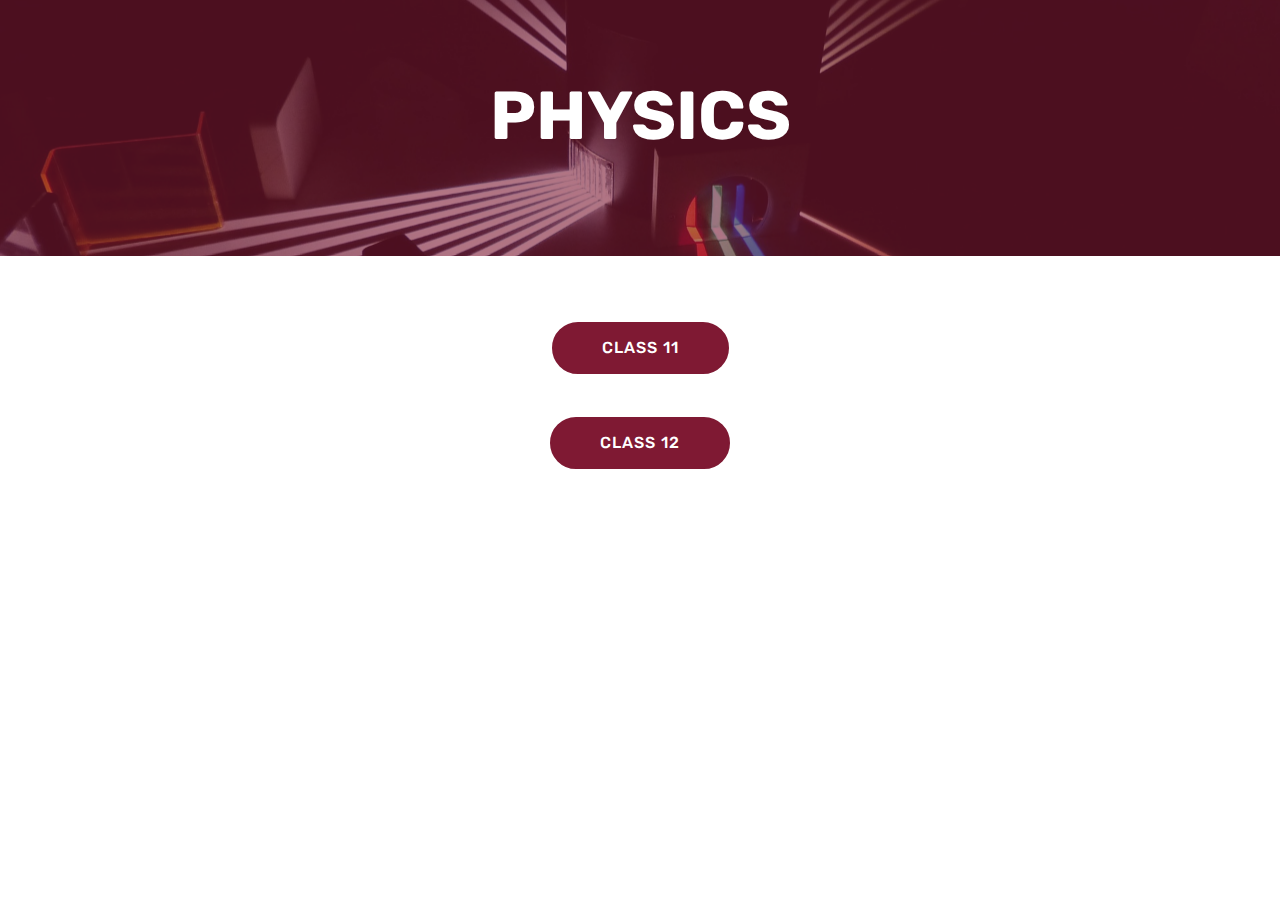
<file: index.html>
<!DOCTYPE html>
<html  >
<head>
  <!-- Site made with Mobirise Website Builder v4.12.3, https://mobirise.com -->
  <meta charset="UTF-8">
  <meta http-equiv="X-UA-Compatible" content="IE=edge">
  <meta name="generator" content="Mobirise v4.12.3, mobirise.com">
  <meta name="viewport" content="width=device-width, initial-scale=1, minimum-scale=1">
  <link rel="shortcut icon" href="assets/images/logo4.png" type="image/x-icon">
  <meta name="description" content="">
  
  
  <title>Home</title>
  <link rel="stylesheet" href="assets/web/assets/mobirise-icons/mobirise-icons.css">
  <link rel="stylesheet" href="assets/bootstrap/css/bootstrap.min.css">
  <link rel="stylesheet" href="assets/bootstrap/css/bootstrap-grid.min.css">
  <link rel="stylesheet" href="assets/bootstrap/css/bootstrap-reboot.min.css">
  <link rel="stylesheet" href="assets/tether/tether.min.css">
  <link rel="stylesheet" href="assets/theme/css/style.css">
  <link rel="preload" as="style" href="assets/mobirise/css/mbr-additional.css"><link rel="stylesheet" href="assets/mobirise/css/mbr-additional.css" type="text/css">
  
  
  
</head>
<body>
  <section class="header1 cid-rYubHIyExu mbr-parallax-background" id="header1-0">

    

    <div class="mbr-overlay" style="opacity: 0.6; background-color: rgb(127, 25, 51);">
    </div>

    <div class="container">
        <div class="row justify-content-md-center">
            <div class="mbr-white col-md-10">
                <h1 class="mbr-section-title align-center mbr-bold pb-3 mbr-fonts-style display-1">
                    PHYSICS</h1>
                
                
                
            </div>
        </div>
    </div>

</section>

<section class="engine"><a href="https://mobirise.info/o">portfolio site templates</a></section><section class="mbr-section content8 cid-rYudwEFuEg" id="content8-4">

    

    <div class="container">
        <div class="media-container-row title">
            <div class="col-12 col-md-8">
                <div class="mbr-section-btn align-center"><a class="btn btn-secondary display-4" href="page1.html">CLASS 11</a></div>
            </div>
        </div>
    </div>
</section>

<section class="mbr-section content8 cid-rYudx1dMli" id="content8-5">

    

    <div class="container">
        <div class="media-container-row title">
            <div class="col-12 col-md-8">
                <div class="mbr-section-btn align-center"><a class="btn btn-secondary display-4" href="page2.html">CLASS 12</a></div>
            </div>
        </div>
    </div>
</section>


  <script src="assets/web/assets/jquery/jquery.min.js"></script>
  <script src="assets/popper/popper.min.js"></script>
  <script src="assets/bootstrap/js/bootstrap.min.js"></script>
  <script src="assets/tether/tether.min.js"></script>
  <script src="assets/smoothscroll/smooth-scroll.js"></script>
  <script src="assets/parallax/jarallax.min.js"></script>
  <script src="assets/theme/js/script.js"></script>
  
  
</body>
</html>
</file>
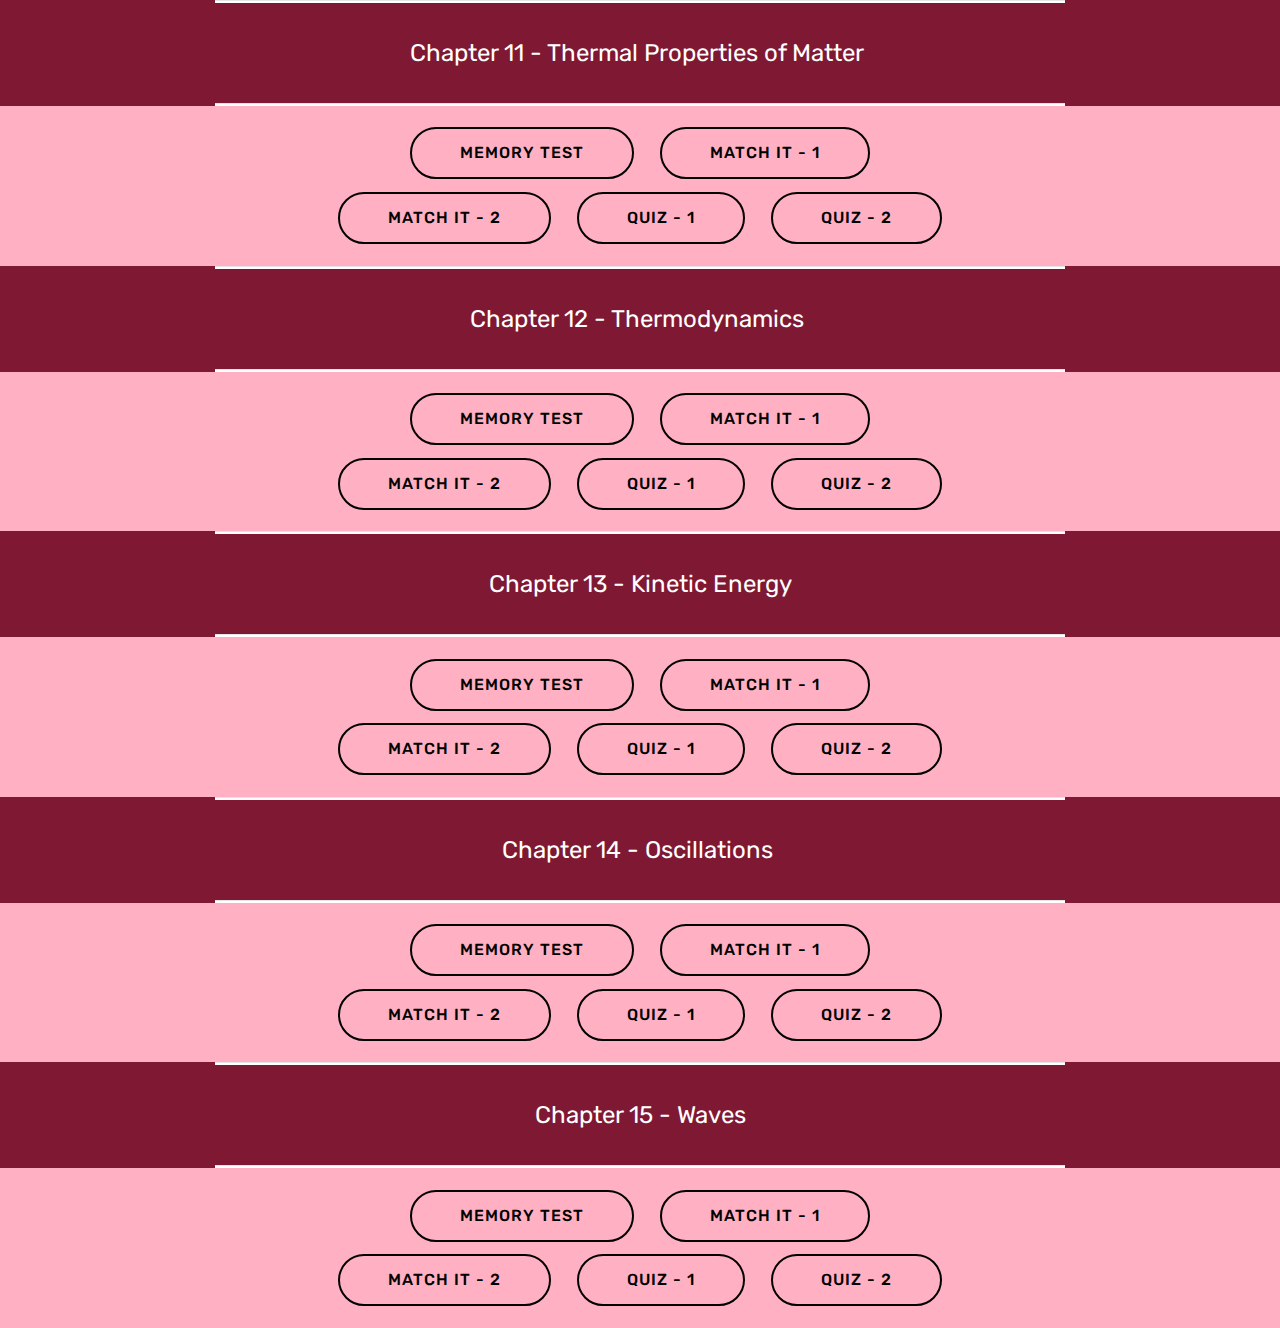
<file: page1.html>
<!DOCTYPE html>
<html  >
<head>
  <!-- Site made with Mobirise Website Builder v4.12.3, https://mobirise.com -->
  <meta charset="UTF-8">
  <meta http-equiv="X-UA-Compatible" content="IE=edge">
  <meta name="generator" content="Mobirise v4.12.3, mobirise.com">
  <meta name="viewport" content="width=device-width, initial-scale=1, minimum-scale=1">
  <link rel="shortcut icon" href="assets/images/logo4.png" type="image/x-icon">
  <meta name="description" content="Web Creator Description">
  
  
  <title>Class11</title>
  <link rel="stylesheet" href="assets/bootstrap/css/bootstrap.min.css">
  <link rel="stylesheet" href="assets/bootstrap/css/bootstrap-grid.min.css">
  <link rel="stylesheet" href="assets/bootstrap/css/bootstrap-reboot.min.css">
  <link rel="stylesheet" href="assets/tether/tether.min.css">
  <link rel="stylesheet" href="assets/theme/css/style.css">
  <link rel="preload" as="style" href="assets/mobirise/css/mbr-additional.css"><link rel="stylesheet" href="assets/mobirise/css/mbr-additional.css" type="text/css">
  
  
  
</head>
<body>
  <section class="mbr-section article content10 cid-rYucvmnH5X" id="content10-3">
    
     

    <div class="container">
        <div class="inner-container" style="width: 90%;">
            <hr class="line" style="width: 85%;">
            <div class="section-text align-center mbr-white mbr-fonts-style display-5">
                    Chapter 11 - Thermal Properties of Matter&nbsp;</div>
            <hr class="line" style="width: 85%;">
        </div>
    </div>
</section>

<section class="engine"><a href="https://mobirise.info/a">online website builder</a></section><section class="mbr-section content8 cid-rYucuFtvAq" id="content8-2">

    

    <div class="container">
        <div class="media-container-row title">
            <div class="col-12 col-md-8">
                <div class="mbr-section-btn align-center"><a class="btn btn-black-outline display-4" href="https://mobirise.co">MEMORY TEST</a> <a class="btn btn-black-outline display-4" href="https://mobirise.co">MATCH IT - 1</a> <a class="btn btn-black-outline display-4" href="https://mobirise.co">MATCH IT - 2</a> <a class="btn btn-black-outline display-4" href="https://mobirise.co">QUIZ - 1</a> <a class="btn btn-black-outline display-4" href="https://mobirise.co">QUIZ - 2</a></div>
            </div>
        </div>
    </div>
</section>

<section class="mbr-section article content10 cid-rYudIP4nYe" id="content10-6">
    
     

    <div class="container">
        <div class="inner-container" style="width: 90%;">
            <hr class="line" style="width: 85%;">
            <div class="section-text align-center mbr-white mbr-fonts-style display-5">
                    Chapter 12 - Thermodynamics&nbsp;</div>
            <hr class="line" style="width: 85%;">
        </div>
    </div>
</section>

<section class="mbr-section content8 cid-rYudJkJy4z" id="content8-7">

    

    <div class="container">
        <div class="media-container-row title">
            <div class="col-12 col-md-8">
                <div class="mbr-section-btn align-center"><a class="btn btn-black-outline display-4" href="https://mobirise.co">MEMORY TEST</a> <a class="btn btn-black-outline display-4" href="https://mobirise.co">MATCH IT - 1</a> <a class="btn btn-black-outline display-4" href="https://mobirise.co">MATCH IT - 2</a> <a class="btn btn-black-outline display-4" href="https://mobirise.co">QUIZ - 1</a> <a class="btn btn-black-outline display-4" href="https://mobirise.co">QUIZ - 2</a></div>
            </div>
        </div>
    </div>
</section>

<section class="mbr-section article content10 cid-rYue8a8qjJ" id="content10-8">
    
     

    <div class="container">
        <div class="inner-container" style="width: 90%;">
            <hr class="line" style="width: 85%;">
            <div class="section-text align-center mbr-white mbr-fonts-style display-5">
                    Chapter 13 - Kinetic Energy</div>
            <hr class="line" style="width: 85%;">
        </div>
    </div>
</section>

<section class="mbr-section content8 cid-rYue8uR0Tk" id="content8-9">

    

    <div class="container">
        <div class="media-container-row title">
            <div class="col-12 col-md-8">
                <div class="mbr-section-btn align-center"><a class="btn btn-black-outline display-4" href="https://mobirise.co">MEMORY TEST</a> <a class="btn btn-black-outline display-4" href="https://mobirise.co">MATCH IT - 1</a> <a class="btn btn-black-outline display-4" href="https://mobirise.co">MATCH IT - 2</a> <a class="btn btn-black-outline display-4" href="https://mobirise.co">QUIZ - 1</a> <a class="btn btn-black-outline display-4" href="https://mobirise.co">QUIZ - 2</a></div>
            </div>
        </div>
    </div>
</section>

<section class="mbr-section article content10 cid-rYue8Sz8vG" id="content10-a">
    
     

    <div class="container">
        <div class="inner-container" style="width: 90%;">
            <hr class="line" style="width: 85%;">
            <div class="section-text align-center mbr-white mbr-fonts-style display-5">
                    Chapter 14 - Oscillations&nbsp;</div>
            <hr class="line" style="width: 85%;">
        </div>
    </div>
</section>

<section class="mbr-section content8 cid-rYue9bn8UJ" id="content8-b">

    

    <div class="container">
        <div class="media-container-row title">
            <div class="col-12 col-md-8">
                <div class="mbr-section-btn align-center"><a class="btn btn-black-outline display-4" href="https://mobirise.co">MEMORY TEST</a> <a class="btn btn-black-outline display-4" href="https://mobirise.co">MATCH IT - 1</a> <a class="btn btn-black-outline display-4" href="https://mobirise.co">MATCH IT - 2</a> <a class="btn btn-black-outline display-4" href="https://mobirise.co">QUIZ - 1</a> <a class="btn btn-black-outline display-4" href="https://mobirise.co">QUIZ - 2</a></div>
            </div>
        </div>
    </div>
</section>

<section class="mbr-section article content10 cid-rYueglQvfk" id="content10-c">
    
     

    <div class="container">
        <div class="inner-container" style="width: 90%;">
            <hr class="line" style="width: 85%;">
            <div class="section-text align-center mbr-white mbr-fonts-style display-5">
                    Chapter 15 - Waves</div>
            <hr class="line" style="width: 85%;">
        </div>
    </div>
</section>

<section class="mbr-section content8 cid-rYuegBTWDM" id="content8-d">

    

    <div class="container">
        <div class="media-container-row title">
            <div class="col-12 col-md-8">
                <div class="mbr-section-btn align-center"><a class="btn btn-black-outline display-4" href="https://mobirise.co">MEMORY TEST</a> <a class="btn btn-black-outline display-4" href="https://mobirise.co">MATCH IT - 1</a> <a class="btn btn-black-outline display-4" href="https://mobirise.co">MATCH IT - 2</a> <a class="btn btn-black-outline display-4" href="https://mobirise.co">QUIZ - 1</a> <a class="btn btn-black-outline display-4" href="https://mobirise.co">QUIZ - 2</a></div>
            </div>
        </div>
    </div>
</section>


  <script src="assets/web/assets/jquery/jquery.min.js"></script>
  <script src="assets/popper/popper.min.js"></script>
  <script src="assets/bootstrap/js/bootstrap.min.js"></script>
  <script src="assets/tether/tether.min.js"></script>
  <script src="assets/smoothscroll/smooth-scroll.js"></script>
  <script src="assets/theme/js/script.js"></script>
  
  
</body>
</html>
</file>
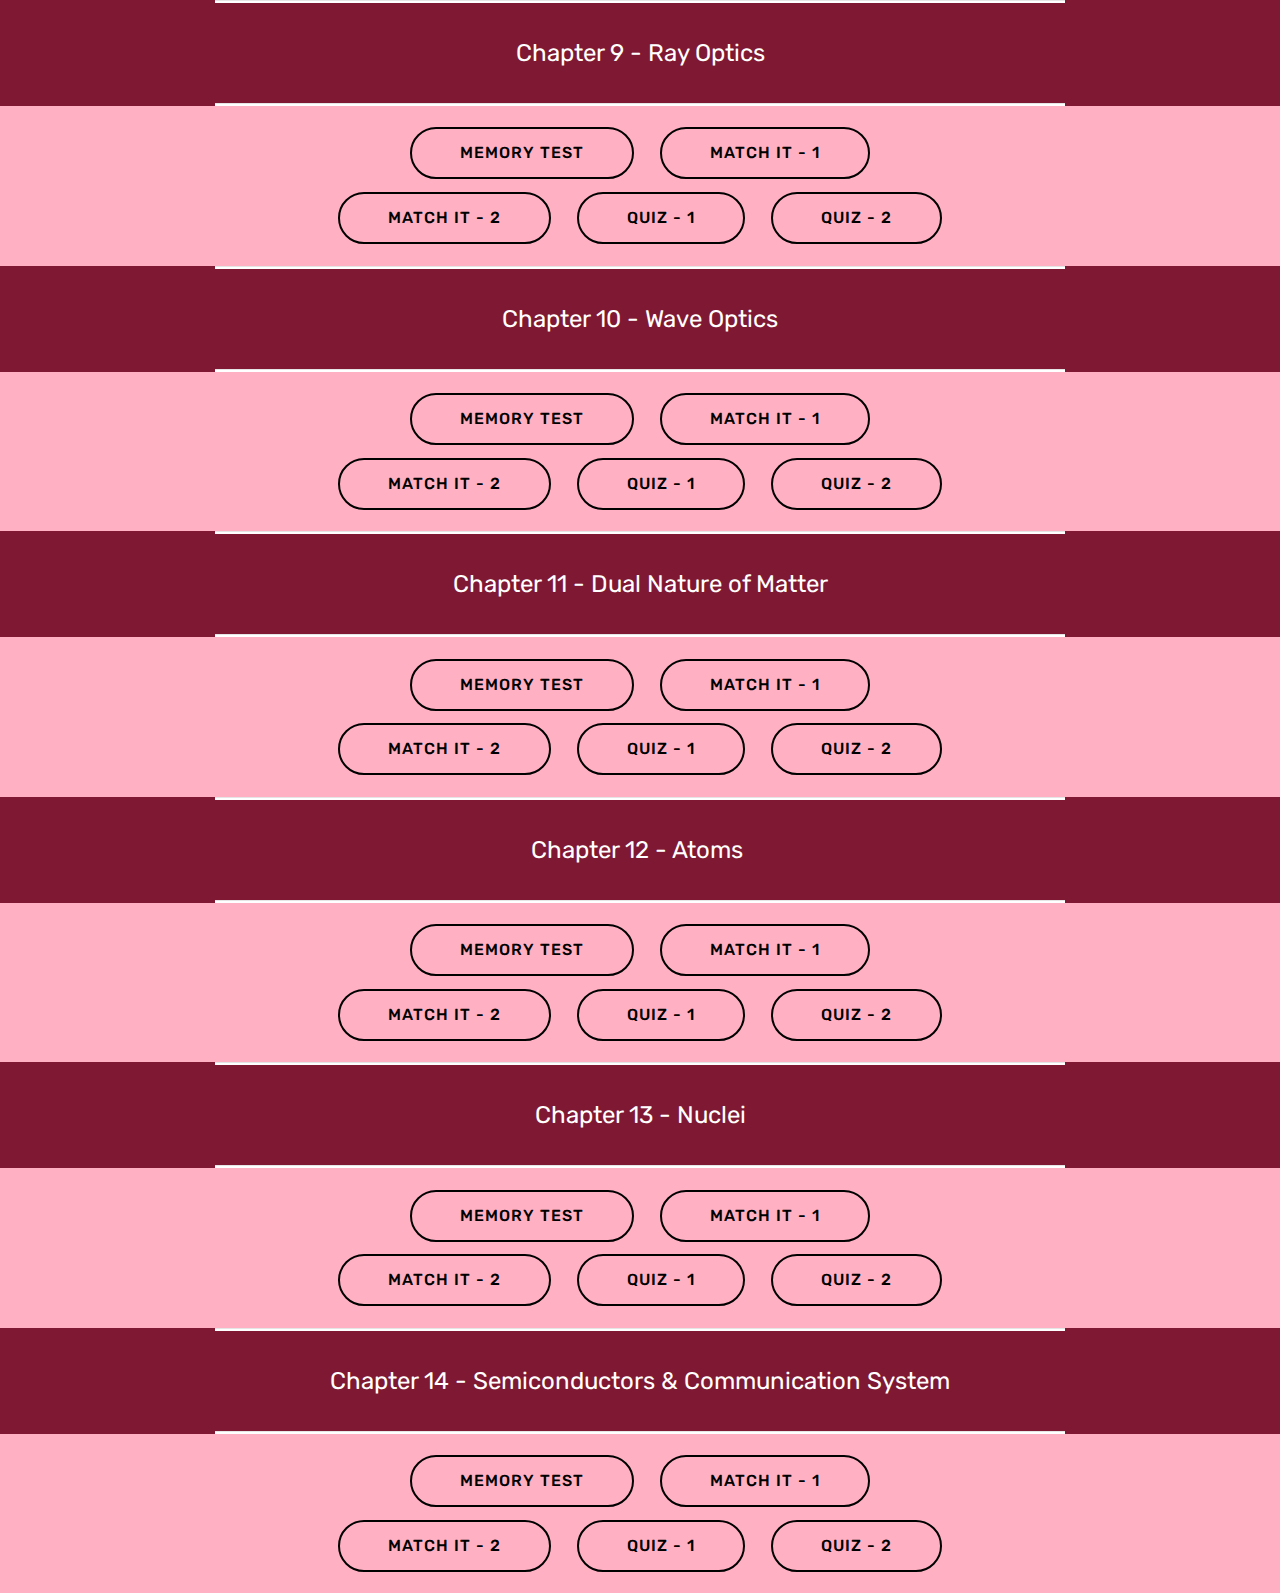
<file: page2.html>
<!DOCTYPE html>
<html  >
<head>
  <!-- Site made with Mobirise Website Builder v4.12.3, https://mobirise.com -->
  <meta charset="UTF-8">
  <meta http-equiv="X-UA-Compatible" content="IE=edge">
  <meta name="generator" content="Mobirise v4.12.3, mobirise.com">
  <meta name="viewport" content="width=device-width, initial-scale=1, minimum-scale=1">
  <link rel="shortcut icon" href="assets/images/logo4.png" type="image/x-icon">
  <meta name="description" content="Web Creator Description">
  
  
  <title>Class12</title>
  <link rel="stylesheet" href="assets/bootstrap/css/bootstrap.min.css">
  <link rel="stylesheet" href="assets/bootstrap/css/bootstrap-grid.min.css">
  <link rel="stylesheet" href="assets/bootstrap/css/bootstrap-reboot.min.css">
  <link rel="stylesheet" href="assets/tether/tether.min.css">
  <link rel="stylesheet" href="assets/theme/css/style.css">
  <link rel="preload" as="style" href="assets/mobirise/css/mbr-additional.css"><link rel="stylesheet" href="assets/mobirise/css/mbr-additional.css" type="text/css">
  
  
  
</head>
<body>
  <section class="mbr-section article content10 cid-rYuel8Icj2" id="content10-e">
    
     

    <div class="container">
        <div class="inner-container" style="width: 90%;">
            <hr class="line" style="width: 85%;">
            <div class="section-text align-center mbr-white mbr-fonts-style display-5">
                    Chapter 9 - Ray Optics</div>
            <hr class="line" style="width: 85%;">
        </div>
    </div>
</section>

<section class="engine"><a href="https://mobirise.info/q">responsive website templates</a></section><section class="mbr-section content8 cid-rYuel9rVDy" id="content8-f">

    

    <div class="container">
        <div class="media-container-row title">
            <div class="col-12 col-md-8">
                <div class="mbr-section-btn align-center"><a class="btn btn-black-outline display-4" href="https://mobirise.co">MEMORY TEST</a> <a class="btn btn-black-outline display-4" href="https://mobirise.co">MATCH IT - 1</a> <a class="btn btn-black-outline display-4" href="https://mobirise.co">MATCH IT - 2</a> <a class="btn btn-black-outline display-4" href="https://mobirise.co">QUIZ - 1</a> <a class="btn btn-black-outline display-4" href="https://mobirise.co">QUIZ - 2</a></div>
            </div>
        </div>
    </div>
</section>

<section class="mbr-section article content10 cid-rYuelagPN8" id="content10-g">
    
     

    <div class="container">
        <div class="inner-container" style="width: 90%;">
            <hr class="line" style="width: 85%;">
            <div class="section-text align-center mbr-white mbr-fonts-style display-5">
                    Chapter 10 - Wave Optics</div>
            <hr class="line" style="width: 85%;">
        </div>
    </div>
</section>

<section class="mbr-section content8 cid-rYuelb6Nzy" id="content8-h">

    

    <div class="container">
        <div class="media-container-row title">
            <div class="col-12 col-md-8">
                <div class="mbr-section-btn align-center"><a class="btn btn-black-outline display-4" href="https://mobirise.co">MEMORY TEST</a> <a class="btn btn-black-outline display-4" href="https://mobirise.co">MATCH IT - 1</a> <a class="btn btn-black-outline display-4" href="https://mobirise.co">MATCH IT - 2</a> <a class="btn btn-black-outline display-4" href="https://mobirise.co">QUIZ - 1</a> <a class="btn btn-black-outline display-4" href="https://mobirise.co">QUIZ - 2</a></div>
            </div>
        </div>
    </div>
</section>

<section class="mbr-section article content10 cid-rYuelbU7hE" id="content10-i">
    
     

    <div class="container">
        <div class="inner-container" style="width: 90%;">
            <hr class="line" style="width: 85%;">
            <div class="section-text align-center mbr-white mbr-fonts-style display-5">
                    Chapter 11 - Dual Nature of Matter</div>
            <hr class="line" style="width: 85%;">
        </div>
    </div>
</section>

<section class="mbr-section content8 cid-rYuelcJ03D" id="content8-j">

    

    <div class="container">
        <div class="media-container-row title">
            <div class="col-12 col-md-8">
                <div class="mbr-section-btn align-center"><a class="btn btn-black-outline display-4" href="https://mobirise.co">MEMORY TEST</a> <a class="btn btn-black-outline display-4" href="https://mobirise.co">MATCH IT - 1</a> <a class="btn btn-black-outline display-4" href="https://mobirise.co">MATCH IT - 2</a> <a class="btn btn-black-outline display-4" href="https://mobirise.co">QUIZ - 1</a> <a class="btn btn-black-outline display-4" href="https://mobirise.co">QUIZ - 2</a></div>
            </div>
        </div>
    </div>
</section>

<section class="mbr-section article content10 cid-rYueldzmMs" id="content10-k">
    
     

    <div class="container">
        <div class="inner-container" style="width: 90%;">
            <hr class="line" style="width: 85%;">
            <div class="section-text align-center mbr-white mbr-fonts-style display-5">
                    Chapter 12 - Atoms&nbsp;</div>
            <hr class="line" style="width: 85%;">
        </div>
    </div>
</section>

<section class="mbr-section content8 cid-rYuelerj6r" id="content8-l">

    

    <div class="container">
        <div class="media-container-row title">
            <div class="col-12 col-md-8">
                <div class="mbr-section-btn align-center"><a class="btn btn-black-outline display-4" href="https://mobirise.co">MEMORY TEST</a> <a class="btn btn-black-outline display-4" href="https://mobirise.co">MATCH IT - 1</a> <a class="btn btn-black-outline display-4" href="https://mobirise.co">MATCH IT - 2</a> <a class="btn btn-black-outline display-4" href="https://mobirise.co">QUIZ - 1</a> <a class="btn btn-black-outline display-4" href="https://mobirise.co">QUIZ - 2</a></div>
            </div>
        </div>
    </div>
</section>

<section class="mbr-section article content10 cid-rYuelffPGT" id="content10-m">
    
     

    <div class="container">
        <div class="inner-container" style="width: 90%;">
            <hr class="line" style="width: 85%;">
            <div class="section-text align-center mbr-white mbr-fonts-style display-5">
                    Chapter 13 - Nuclei</div>
            <hr class="line" style="width: 85%;">
        </div>
    </div>
</section>

<section class="mbr-section content8 cid-rYuelg5igM" id="content8-n">

    

    <div class="container">
        <div class="media-container-row title">
            <div class="col-12 col-md-8">
                <div class="mbr-section-btn align-center"><a class="btn btn-black-outline display-4" href="https://mobirise.co">MEMORY TEST</a> <a class="btn btn-black-outline display-4" href="https://mobirise.co">MATCH IT - 1</a> <a class="btn btn-black-outline display-4" href="https://mobirise.co">MATCH IT - 2</a> <a class="btn btn-black-outline display-4" href="https://mobirise.co">QUIZ - 1</a> <a class="btn btn-black-outline display-4" href="https://mobirise.co">QUIZ - 2</a></div>
            </div>
        </div>
    </div>
</section>

<section class="mbr-section article content10 cid-rYueHWSTa5" id="content10-o">
    
     

    <div class="container">
        <div class="inner-container" style="width: 90%;">
            <hr class="line" style="width: 85%;">
            <div class="section-text align-center mbr-white mbr-fonts-style display-5">
                    Chapter 14 - Semiconductors &amp; Communication System</div>
            <hr class="line" style="width: 85%;">
        </div>
    </div>
</section>

<section class="mbr-section content8 cid-rYueIdXVnS" id="content8-p">

    

    <div class="container">
        <div class="media-container-row title">
            <div class="col-12 col-md-8">
                <div class="mbr-section-btn align-center"><a class="btn btn-black-outline display-4" href="https://mobirise.co">MEMORY TEST</a> <a class="btn btn-black-outline display-4" href="https://mobirise.co">MATCH IT - 1</a> <a class="btn btn-black-outline display-4" href="https://mobirise.co">MATCH IT - 2</a> <a class="btn btn-black-outline display-4" href="https://mobirise.co">QUIZ - 1</a> <a class="btn btn-black-outline display-4" href="https://mobirise.co">QUIZ - 2</a></div>
            </div>
        </div>
    </div>
</section>


  <script src="assets/web/assets/jquery/jquery.min.js"></script>
  <script src="assets/popper/popper.min.js"></script>
  <script src="assets/bootstrap/js/bootstrap.min.js"></script>
  <script src="assets/tether/tether.min.js"></script>
  <script src="assets/smoothscroll/smooth-scroll.js"></script>
  <script src="assets/theme/js/script.js"></script>
  
  
</body>
</html>
</file>
<file: assets/web/assets/mobirise-icons/mobirise-icons.css>
@font-face {
  font-family: 'MobiriseIcons';
  src:  url('mobirise-icons.eot?spat4u');
  src:  url('mobirise-icons.eot?spat4u#iefix') format('embedded-opentype'),
    url('mobirise-icons.ttf?spat4u') format('truetype'),
    url('mobirise-icons.woff?spat4u') format('woff'),
    url('mobirise-icons.svg?spat4u#MobiriseIcons') format('svg');
  font-weight: normal;
  font-style: normal;
  font-display: swap;
}

[class^="mbri-"], [class*=" mbri-"] {
  /* use !important to prevent issues with browser extensions that change fonts */
  font-family: MobiriseIcons !important;
  speak: none;
  font-style: normal;
  font-weight: normal;
  font-variant: normal;
  text-transform: none;
  line-height: 1;

  /* Better Font Rendering =========== */
  -webkit-font-smoothing: antialiased;
  -moz-osx-font-smoothing: grayscale;
}

.mbri-add-submenu:before {
  content: "\e900";
}
.mbri-alert:before {
  content: "\e901";
}
.mbri-align-center:before {
  content: "\e902";
}
.mbri-align-justify:before {
  content: "\e903";
}
.mbri-align-left:before {
  content: "\e904";
}
.mbri-align-right:before {
  content: "\e905";
}
.mbri-android:before {
  content: "\e906";
}
.mbri-apple:before {
  content: "\e907";
}
.mbri-arrow-down:before {
  content: "\e908";
}
.mbri-arrow-next:before {
  content: "\e909";
}
.mbri-arrow-prev:before {
  content: "\e90a";
}
.mbri-arrow-up:before {
  content: "\e90b";
}
.mbri-bold:before {
  content: "\e90c";
}
.mbri-bookmark:before {
  content: "\e90d";
}
.mbri-bootstrap:before {
  content: "\e90e";
}
.mbri-briefcase:before {
  content: "\e90f";
}
.mbri-browse:before {
  content: "\e910";
}
.mbri-bulleted-list:before {
  content: "\e911";
}
.mbri-calendar:before {
  content: "\e912";
}
.mbri-camera:before {
  content: "\e913";
}
.mbri-cart-add:before {
  content: "\e914";
}
.mbri-cart-full:before {
  content: "\e915";
}
.mbri-cash:before {
  content: "\e916";
}
.mbri-change-style:before {
  content: "\e917";
}
.mbri-chat:before {
  content: "\e918";
}
.mbri-clock:before {
  content: "\e919";
}
.mbri-close:before {
  content: "\e91a";
}
.mbri-cloud:before {
  content: "\e91b";
}
.mbri-code:before {
  content: "\e91c";
}
.mbri-contact-form:before {
  content: "\e91d";
}
.mbri-credit-card:before {
  content: "\e91e";
}
.mbri-cursor-click:before {
  content: "\e91f";
}
.mbri-cust-feedback:before {
  content: "\e920";
}
.mbri-database:before {
  content: "\e921";
}
.mbri-delivery:before {
  content: "\e922";
}
.mbri-desktop:before {
  content: "\e923";
}
.mbri-devices:before {
  content: "\e924";
}
.mbri-down:before {
  content: "\e925";
}
.mbri-download:before {
  content: "\e989";
}
.mbri-drag-n-drop:before {
  content: "\e927";
}
.mbri-drag-n-drop2:before {
  content: "\e928";
}
.mbri-edit:before {
  content: "\e929";
}
.mbri-edit2:before {
  content: "\e92a";
}
.mbri-error:before {
  content: "\e92b";
}
.mbri-extension:before {
  content: "\e92c";
}
.mbri-features:before {
  content: "\e92d";
}
.mbri-file:before {
  content: "\e92e";
}
.mbri-flag:before {
  content: "\e92f";
}
.mbri-folder:before {
  content: "\e930";
}
.mbri-gift:before {
  content: "\e931";
}
.mbri-github:before {
  content: "\e932";
}
.mbri-globe:before {
  content: "\e933";
}
.mbri-globe-2:before {
  content: "\e934";
}
.mbri-growing-chart:before {
  content: "\e935";
}
.mbri-hearth:before {
  content: "\e936";
}
.mbri-help:before {
  content: "\e937";
}
.mbri-home:before {
  content: "\e938";
}
.mbri-hot-cup:before {
  content: "\e939";
}
.mbri-idea:before {
  content: "\e93a";
}
.mbri-image-gallery:before {
  content: "\e93b";
}
.mbri-image-slider:before {
  content: "\e93c";
}
.mbri-info:before {
  content: "\e93d";
}
.mbri-italic:before {
  content: "\e93e";
}
.mbri-key:before {
  content: "\e93f";
}
.mbri-laptop:before {
  content: "\e940";
}
.mbri-layers:before {
  content: "\e941";
}
.mbri-left-right:before {
  content: "\e942";
}
.mbri-left:before {
  content: "\e943";
}
.mbri-letter:before {
  content: "\e944";
}
.mbri-like:before {
  content: "\e945";
}
.mbri-link:before {
  content: "\e946";
}
.mbri-lock:before {
  content: "\e947";
}
.mbri-login:before {
  content: "\e948";
}
.mbri-logout:before {
  content: "\e949";
}
.mbri-magic-stick:before {
  content: "\e94a";
}
.mbri-map-pin:before {
  content: "\e94b";
}
.mbri-menu:before {
  content: "\e94c";
}
.mbri-mobile:before {
  content: "\e94d";
}
.mbri-mobile2:before {
  content: "\e94e";
}
.mbri-mobirise:before {
  content: "\e94f";
}
.mbri-more-horizontal:before {
  content: "\e950";
}
.mbri-more-vertical:before {
  content: "\e951";
}
.mbri-music:before {
  content: "\e952";
}
.mbri-new-file:before {
  content: "\e953";
}
.mbri-numbered-list:before {
  content: "\e954";
}
.mbri-opened-folder:before {
  content: "\e955";
}
.mbri-pages:before {
  content: "\e956";
}
.mbri-paper-plane:before {
  content: "\e957";
}
.mbri-paperclip:before {
  content: "\e958";
}
.mbri-photo:before {
  content: "\e959";
}
.mbri-photos:before {
  content: "\e95a";
}
.mbri-pin:before {
  content: "\e95b";
}
.mbri-play:before {
  content: "\e95c";
}
.mbri-plus:before {
  content: "\e95d";
}
.mbri-preview:before {
  content: "\e95e";
}
.mbri-print:before {
  content: "\e95f";
}
.mbri-protect:before {
  content: "\e960";
}
.mbri-question:before {
  content: "\e961";
}
.mbri-quote-left:before {
  content: "\e962";
}
.mbri-quote-right:before {
  content: "\e963";
}
.mbri-refresh:before {
  content: "\e964";
}
.mbri-responsive:before {
  content: "\e965";
}
.mbri-right:before {
  content: "\e966";
}
.mbri-rocket:before {
  content: "\e967";
}
.mbri-sad-face:before {
  content: "\e968";
}
.mbri-sale:before {
  content: "\e969";
}
.mbri-save:before {
  content: "\e96a";
}
.mbri-search:before {
  content: "\e96b";
}
.mbri-setting:before {
  content: "\e96c";
}
.mbri-setting2:before {
  content: "\e96d";
}
.mbri-setting3:before {
  content: "\e96e";
}
.mbri-share:before {
  content: "\e96f";
}
.mbri-shopping-bag:before {
  content: "\e970";
}
.mbri-shopping-basket:before {
  content: "\e971";
}
.mbri-shopping-cart:before {
  content: "\e972";
}
.mbri-sites:before {
  content: "\e973";
}
.mbri-smile-face:before {
  content: "\e974";
}
.mbri-speed:before {
  content: "\e975";
}
.mbri-star:before {
  content: "\e976";
}
.mbri-success:before {
  content: "\e977";
}
.mbri-sun:before {
  content: "\e978";
}
.mbri-sun2:before {
  content: "\e979";
}
.mbri-tablet:before {
  content: "\e97a";
}
.mbri-tablet-vertical:before {
  content: "\e97b";
}
.mbri-target:before {
  content: "\e97c";
}
.mbri-timer:before {
  content: "\e97d";
}
.mbri-to-ftp:before {
  content: "\e97e";
}
.mbri-to-local-drive:before {
  content: "\e97f";
}
.mbri-touch-swipe:before {
  content: "\e980";
}
.mbri-touch:before {
  content: "\e981";
}
.mbri-trash:before {
  content: "\e982";
}
.mbri-underline:before {
  content: "\e983";
}
.mbri-unlink:before {
  content: "\e984";
}
.mbri-unlock:before {
  content: "\e985";
}
.mbri-up-down:before {
  content: "\e986";
}
.mbri-up:before {
  content: "\e987";
}
.mbri-update:before {
  content: "\e988";
}
.mbri-upload:before {
 content: "\e926"; 
}
.mbri-user:before {
  content: "\e98a";
}
.mbri-user2:before {
  content: "\e98b";
}
.mbri-users:before {
  content: "\e98c";
}
.mbri-video:before {
  content: "\e98d";
}
.mbri-video-play:before {
  content: "\e98e";
}
.mbri-watch:before {
  content: "\e98f";
}
.mbri-website-theme:before {
  content: "\e990";
}
.mbri-wifi:before {
  content: "\e991";
}
.mbri-windows:before {
  content: "\e992";
}
.mbri-zoom-out:before {
  content: "\e993";
}
.mbri-redo:before {
  content: "\e994";
}
.mbri-undo:before {
  content: "\e995";
}
</file>
<file: assets/theme/css/style.css>
@charset "UTF-8";
/*!
 * Mobirise v4 theme (https://mobirise.com/)
 * Copyright 2017 Mobirise
 */
section {
  background-color: #eeeeee;
}

body {
  font-style: normal;
  line-height: 1.5;
}

section,
.container,
.container-fluid {
  position: relative;
  word-wrap: break-word;
}

a.mbr-iconfont:hover {
  text-decoration: none;
}

.article .lead p,
.article .lead ul,
.article .lead ol,
.article .lead pre,
.article .lead blockquote {
  margin-bottom: 0;
}

ul,
ol,
pre,
blockquote {
  margin-bottom: 2.3125rem;
}

pre {
  background: #f4f4f4;
  padding: 10px 24px;
  white-space: pre-wrap;
}

.inactive {
  -webkit-user-select: none;
  -moz-user-select: none;
  -ms-user-select: none;
  user-select: none;
  pointer-events: none;
  -webkit-user-drag: none;
  user-drag: none;
}

.mbr-section__comments .row {
  justify-content: center;
  -webkit-justify-content: center;
}

a {
  font-style: normal;
  font-weight: 400;
  cursor: pointer;
}
a, a:hover {
  text-decoration: none;
}

figure {
  margin-bottom: 0;
}

body {
  color: #232323;
}

h1,
h2,
h3,
h4,
h5,
h6,
.h1,
.h2,
.h3,
.h4,
.h5,
.h6,
.display-1,
.display-2,
.display-3,
.display-4 {
  line-height: 1;
  word-break: break-word;
  word-wrap: break-word;
}

.mbr-section-title {
  font-style: normal;
  line-height: 1.2;
}

.mbr-section-subtitle {
  line-height: 1.3;
}

.mbr-text {
  font-style: normal;
  line-height: 1.6;
}

b,
strong {
  font-weight: bold;
}

blockquote {
  padding: 10px 0 10px 20px;
  position: relative;
  border-left: 2px solid;
  border-color: #ff3366;
}

input:-webkit-autofill, input:-webkit-autofill:hover, input:-webkit-autofill:focus, input:-webkit-autofill:active {
  transition-delay: 9999s;
  transition-property: background-color, color;
}

textarea[type=hidden] {
  display: none;
}

body {
  position: relative;
}

section {
  background-position: 50% 50%;
  background-repeat: no-repeat;
  background-size: cover;
}
section .mbr-background-video,
section .mbr-background-video-preview {
  position: absolute;
  bottom: 0;
  left: 0;
  right: 0;
  top: 0;
}

.hidden {
  visibility: hidden;
}

.mbr-z-index20 {
  z-index: 20;
}

/*! Base colors */
.mbr-white {
  color: #ffffff;
}

.mbr-black {
  color: #000000;
}

.mbr-bg-white {
  background-color: #ffffff;
}

.mbr-bg-black {
  background-color: #000000;
}

/*! Text-aligns */
.align-left {
  text-align: left;
}

.align-center {
  text-align: center;
}

.align-right {
  text-align: right;
}

@media (max-width: 767px) {
  .align-left,
.align-center,
.align-right,
.mbr-section-btn,
.mbr-section-title {
    text-align: center;
  }
}
/*! Font-weight  */
.mbr-light {
  font-weight: 300;
}

.mbr-regular {
  font-weight: 400;
}

.mbr-semibold {
  font-weight: 500;
}

.mbr-bold {
  font-weight: 700;
}

/*! Media  */
.media-size-item {
  -webkit-flex: 1 1 auto;
  -moz-flex: 1 1 auto;
  -ms-flex: 1 1 auto;
  -o-flex: 1 1 auto;
  flex: 1 1 auto;
}

.media-content {
  -webkit-flex-basis: 100%;
  flex-basis: 100%;
}

.media-container-row {
  display: -ms-flexbox;
  display: -webkit-flex;
  display: flex;
  -webkit-flex-direction: row;
  -ms-flex-direction: row;
  flex-direction: row;
  -webkit-flex-wrap: wrap;
  -ms-flex-wrap: wrap;
  flex-wrap: wrap;
  -webkit-justify-content: center;
  -ms-flex-pack: center;
  justify-content: center;
  -webkit-align-content: center;
  -ms-flex-line-pack: center;
  align-content: center;
  -webkit-align-items: start;
  -ms-flex-align: start;
  align-items: start;
}
.media-container-row .media-size-item {
  width: 400px;
}

.media-container-column {
  display: -ms-flexbox;
  display: -webkit-flex;
  display: flex;
  -webkit-flex-direction: column;
  -ms-flex-direction: column;
  flex-direction: column;
  -webkit-flex-wrap: wrap;
  -ms-flex-wrap: wrap;
  flex-wrap: wrap;
  -webkit-justify-content: center;
  -ms-flex-pack: center;
  justify-content: center;
  -webkit-align-content: center;
  -ms-flex-line-pack: center;
  align-content: center;
  -webkit-align-items: stretch;
  -ms-flex-align: stretch;
  align-items: stretch;
}
.media-container-column > * {
  width: 100%;
}

@media (min-width: 992px) {
  .media-container-row {
    -webkit-flex-wrap: nowrap;
    -ms-flex-wrap: nowrap;
    flex-wrap: nowrap;
  }
}
figure {
  overflow: hidden;
}

figure[mbr-media-size] {
  transition: width 0.1s;
}

.mbr-figure img,
.mbr-figure iframe {
  display: block;
  width: 100%;
}

.card {
  background-color: transparent;
  border: none;
}

.card-box {
  width: 100%;
}

.card-img {
  text-align: center;
  flex-shrink: 0;
  -webkit-flex-shrink: 0;
}

.media {
  max-width: 100%;
  margin: 0 auto;
}

.mbr-figure {
  -ms-flex-item-align: center;
  -ms-grid-row-align: center;
  -webkit-align-self: center;
  align-self: center;
}

.media-container > div {
  max-width: 100%;
}

.mbr-figure img,
.card-img img {
  width: 100%;
}

@media (max-width: 991px) {
  .media-size-item {
    width: auto !important;
  }

  .media {
    width: auto;
  }

  .mbr-figure {
    width: 100% !important;
  }
}
/*! Buttons */
.btn {
  font-weight: 500;
  border-width: 2px;
  font-style: normal;
  letter-spacing: 1px;
  margin: 0.4rem 0.8rem;
  white-space: normal;
  -webkit-transition: all 0.3s ease-in-out;
  -moz-transition: all 0.3s ease-in-out;
  transition: all 0.3s ease-in-out;
  display: inline-flex;
  align-items: center;
  justify-content: center;
  word-break: break-word;
  -webkit-align-items: center;
  -webkit-justify-content: center;
  display: -webkit-inline-flex;
}

.btn-sm {
  font-weight: 500;
  letter-spacing: 1px;
  -webkit-transition: all 0.3s ease-in-out;
  -moz-transition: all 0.3s ease-in-out;
  transition: all 0.3s ease-in-out;
}

.btn-md {
  font-weight: 500;
  letter-spacing: 1px;
  margin: 0.4rem 0.8rem !important;
  -webkit-transition: all 0.3s ease-in-out;
  -moz-transition: all 0.3s ease-in-out;
  transition: all 0.3s ease-in-out;
}

.btn-lg {
  font-weight: 500;
  letter-spacing: 1px;
  margin: 0.4rem 0.8rem !important;
  -webkit-transition: all 0.3s ease-in-out;
  -moz-transition: all 0.3s ease-in-out;
  transition: all 0.3s ease-in-out;
}

.mbr-section-btn {
  margin-left: -0.25rem;
  margin-right: -0.25rem;
  font-size: 0;
}

nav .mbr-section-btn {
  margin-left: 0rem;
  margin-right: 0rem;
}

.btn-form {
  border-radius: 0;
}
.btn-form:hover {
  cursor: pointer;
}

/*! Btn icon margin */
.btn .mbr-iconfont,
.btn.btn-sm .mbr-iconfont {
  cursor: pointer;
  margin-right: 0.5rem;
}

.btn.btn-md .mbr-iconfont,
.btn.btn-md .mbr-iconfont {
  margin-right: 0.8rem;
}

.mbr-regular {
  font-weight: 400;
}

.mbr-semibold {
  font-weight: 500;
}

.mbr-bold {
  font-weight: 700;
}

[type=submit] {
  -webkit-appearance: none;
}

/*! Full-screen */
.mbr-fullscreen .mbr-overlay {
  min-height: 100vh;
}

.mbr-fullscreen {
  display: flex;
  display: -webkit-flex;
  display: -moz-flex;
  display: -ms-flex;
  display: -o-flex;
  align-items: center;
  -webkit-align-items: center;
  min-height: 100vh;
  padding-top: 3rem;
  padding-bottom: 3rem;
}

/*! Map */
.map {
  height: 25rem;
  position: relative;
}
.map iframe {
  width: 100%;
  height: 100%;
}

.mbr-overlay {
  background-color: #000;
  bottom: 0;
  left: 0;
  opacity: 0.5;
  position: absolute;
  right: 0;
  top: 0;
  z-index: 0;
  pointer-events: none;
}

/* Form */
blockquote {
  font-style: italic;
  padding: 10px 0 10px 20px;
  font-size: 1.09rem;
  position: relative;
  border-width: 3px;
}

.form-control {
  background-color: #f5f5f5;
  box-shadow: none;
  color: #565656;
  line-height: 1.43;
  min-height: 3.5em;
  padding: 1.07em 0.5em;
}
.form-control, .form-control:focus {
  border: 1px solid #e8e8e8;
}
.form-active .form-control:invalid {
  border-color: red;
}

.form-control-label {
  position: relative;
  cursor: pointer;
  margin-bottom: 0.357em;
  padding: 0;
}

.alert {
  color: #ffffff;
  border-radius: 0;
  border: 0;
  font-size: 0.875rem;
  line-height: 1.5;
  margin-bottom: 1.875rem;
  padding: 1.25rem;
  position: relative;
}
.alert.alert-form::after {
  background-color: inherit;
  bottom: -7px;
  content: "";
  display: block;
  height: 14px;
  left: 50%;
  margin-left: -7px;
  position: absolute;
  transform: rotate(45deg);
  width: 14px;
  -webkit-transform: rotate(45deg);
}

.form-asterisk {
  font-family: initial;
  position: absolute;
  top: -2px;
  font-weight: normal;
}

/*! Scroll to top arrow */
#scrollToTop a i:before {
  content: "";
  position: absolute;
  height: 40%;
  top: 25%;
  background: #fff;
  width: 2px;
  left: calc(50% - 1px);
}
#scrollToTop a i:after {
  content: "";
  position: absolute;
  display: block;
  border-top: 2px solid #fff;
  border-right: 2px solid #fff;
  width: 40%;
  height: 40%;
  left: 30%;
  bottom: 30%;
  transform: rotate(135deg);
  -webkit-transform: rotate(135deg);
}

.mbr-arrow-up {
  bottom: 25px;
  right: 90px;
  position: fixed;
  text-align: right;
  z-index: 5000;
  color: #ffffff;
  font-size: 32px;
  transform: rotate(180deg);
  -webkit-transform: rotate(180deg);
}

.mbr-arrow-up a {
  background: rgba(0, 0, 0, 0.2);
  border-radius: 3px;
  color: #fff;
  display: inline-block;
  height: 60px;
  width: 60px;
  outline-style: none !important;
  position: relative;
  text-decoration: none;
  transition: all 0.3s ease-in-out;
  cursor: pointer;
  text-align: center;
}
.mbr-arrow-up a:hover {
  background-color: rgba(0, 0, 0, 0.4);
}
.mbr-arrow-up a i {
  line-height: 60px;
}

.mbr-arrow-up-icon {
  display: block;
  color: #fff;
}

.mbr-arrow-up-icon::before {
  content: "›";
  display: inline-block;
  font-family: serif;
  font-size: 32px;
  line-height: 1;
  font-style: normal;
  position: relative;
  top: 6px;
  left: -4px;
  -webkit-transform: rotate(-90deg);
  transform: rotate(-90deg);
}

/*! Arrow Down */
.mbr-arrow {
  position: absolute;
  bottom: 45px;
  left: 50%;
  width: 60px;
  height: 60px;
  cursor: pointer;
  background-color: rgba(80, 80, 80, 0.5);
  border-radius: 50%;
  -webkit-transform: translateX(-50%);
  transform: translateX(-50%);
}
.mbr-arrow > a {
  display: inline-block;
  text-decoration: none;
  outline-style: none;
  -webkit-animation: arrowdown 1.7s ease-in-out infinite;
  animation: arrowdown 1.7s ease-in-out infinite;
}
.mbr-arrow > a > i {
  position: absolute;
  top: -2px;
  left: 15px;
  font-size: 2rem;
}

@keyframes arrowdown {
  0% {
    transform: translateY(0px);
    -webkit-transform: translateY(0px);
  }
  50% {
    transform: translateY(-5px);
    -webkit-transform: translateY(-5px);
  }
  100% {
    transform: translateY(0px);
    -webkit-transform: translateY(0px);
  }
}
@-webkit-keyframes arrowdown {
  0% {
    transform: translateY(0px);
    -webkit-transform: translateY(0px);
  }
  50% {
    transform: translateY(-5px);
    -webkit-transform: translateY(-5px);
  }
  100% {
    transform: translateY(0px);
    -webkit-transform: translateY(0px);
  }
}
@media (max-width: 500px) {
  .mbr-arrow-up {
    left: 50%;
    right: auto;
    transform: translateX(-50%) rotate(180deg);
    -webkit-transform: translateX(-50%) rotate(180deg);
  }
}
/*Gradients animation*/
@keyframes gradient-animation {
  from {
    background-position: 0% 100%;
    animation-timing-function: ease-in-out;
  }
  to {
    background-position: 100% 0%;
    animation-timing-function: ease-in-out;
  }
}
@-webkit-keyframes gradient-animation {
  from {
    background-position: 0% 100%;
    animation-timing-function: ease-in-out;
  }
  to {
    background-position: 100% 0%;
    animation-timing-function: ease-in-out;
  }
}
.bg-gradient {
  background-size: 200% 200%;
  animation: gradient-animation 5s infinite alternate;
  -webkit-animation: gradient-animation 5s infinite alternate;
}

.menu .navbar-brand {
  display: -webkit-flex;
}
.menu .navbar-brand span {
  display: flex;
  display: -webkit-flex;
}
.menu .navbar-brand .navbar-caption-wrap {
  display: -webkit-flex;
}
.menu .navbar-brand .navbar-logo img {
  display: -webkit-flex;
}
@media (min-width: 768px) and (max-width: 1023px) {
  .menu .navbar-toggleable-sm .navbar-nav {
    display: -webkit-box;
    display: -webkit-flex;
    display: -ms-flexbox;
  }
}
@media (max-width: 1023px) {
  .menu .navbar-collapse {
    max-height: 93.5vh;
  }
  .menu .navbar-collapse.show {
    overflow: auto;
  }
}
@media (min-width: 1024px) {
  .menu .navbar-nav.nav-dropdown {
    display: -webkit-flex;
  }
  .menu .navbar-toggleable-sm .navbar-collapse {
    display: -webkit-flex !important;
  }
  .menu .collapsed .navbar-collapse {
    max-height: 93.5vh;
  }
  .menu .collapsed .navbar-collapse.show {
    overflow: auto;
  }
}
@media (max-width: 767px) {
  .menu .navbar-collapse {
    max-height: 80vh;
  }
}

/* Others*/
.note-check a[data-value=Rubik] {
  font-style: normal;
}

.mbr-arrow a {
  color: #ffffff;
}

@media (max-width: 767px) {
  .mbr-arrow {
    display: none;
  }
}
.navbar {
  display: -webkit-flex;
  -webkit-flex-wrap: wrap;
  -webkit-align-items: center;
  -webkit-justify-content: space-between;
}

.navbar-collapse {
  -webkit-flex-basis: 100%;
  -webkit-flex-grow: 1;
  -webkit-align-items: center;
}

.nav-dropdown .link {
  padding: 0.667em 1.667em !important;
  margin: 0 !important;
}

.nav {
  display: -webkit-flex;
  -webkit-flex-wrap: wrap;
}

.row {
  display: -webkit-flex;
  -webkit-flex-wrap: wrap;
}

.justify-content-center {
  -webkit-justify-content: center;
}

.form-inline {
  display: -webkit-flex;
  -webkit-flex-flow: row wrap;
  -webkit-align-items: center;
}

.card-wrapper {
  -webkit-flex: 1;
}

.carousel-control {
  z-index: 10;
  display: -webkit-flex;
  -webkit-align-items: center;
  -webkit-justify-content: center;
}

.carousel-controls {
  display: -webkit-flex;
}

.media {
  display: -webkit-flex;
}

.form-group:focus {
  outline: none;
}

.jq-selectbox__select {
  padding: 1.07em 0.5em;
  position: absolute;
  top: 0;
  left: 0;
  width: 100%;
}

.jq-selectbox__dropdown {
  position: absolute;
  top: 100%;
  left: 0 !important;
  width: 100% !important;
}

.jq-selectbox__trigger-arrow {
  transform: translateY(-50%);
}

.jq-selectbox li {
  padding: 1.07em 0.5em;
}

input[type=range] {
  padding-left: 0 !important;
  padding-right: 0 !important;
}

.modal-dialog,
.modal-content {
  height: 100%;
}

.modal-dialog .carousel-inner {
  height: calc(100vh - 1.75rem);
}
@media (max-width: 575px) {
  .modal-dialog .carousel-inner {
    height: calc(100vh - 1rem);
  }
}

.carousel-item {
  text-align: center;
}

.carousel-item img {
  margin: auto;
}

.navbar-toggler {
  -webkit-align-self: flex-start;
  -ms-flex-item-align: start;
  align-self: flex-start;
  padding: 0.25rem 0.75rem;
  font-size: 1.25rem;
  line-height: 1;
  background: transparent;
  border: 1px solid transparent;
  -webkit-border-radius: 0.25rem;
  border-radius: 0.25rem;
}

.navbar-toggler:focus,
.navbar-toggler:hover {
  text-decoration: none;
}

.navbar-toggler-icon {
  display: inline-block;
  width: 1.5em;
  height: 1.5em;
  vertical-align: middle;
  content: "";
  background: no-repeat center center;
  -webkit-background-size: 100% 100%;
  -o-background-size: 100% 100%;
  background-size: 100% 100%;
}

.navbar-toggler-left {
  position: absolute;
  left: 1rem;
}

.navbar-toggler-right {
  position: absolute;
  right: 1rem;
}

@media (max-width: 575px) {
  .navbar-toggleable .navbar-nav .dropdown-menu {
    position: static;
    float: none;
  }

  .navbar-toggleable > .container {
    padding-right: 0;
    padding-left: 0;
  }
}
@media (min-width: 576px) {
  .navbar-toggleable {
    -webkit-box-orient: horizontal;
    -webkit-box-direction: normal;
    -webkit-flex-direction: row;
    -ms-flex-direction: row;
    flex-direction: row;
    -webkit-flex-wrap: nowrap;
    -ms-flex-wrap: nowrap;
    flex-wrap: nowrap;
    -webkit-box-align: center;
    -webkit-align-items: center;
    -ms-flex-align: center;
    align-items: center;
  }

  .navbar-toggleable .navbar-nav {
    -webkit-box-orient: horizontal;
    -webkit-box-direction: normal;
    -webkit-flex-direction: row;
    -ms-flex-direction: row;
    flex-direction: row;
  }

  .navbar-toggleable .navbar-nav .nav-link {
    padding-right: 0.5rem;
    padding-left: 0.5rem;
  }

  .navbar-toggleable > .container {
    display: -webkit-box;
    display: -webkit-flex;
    display: -ms-flexbox;
    display: flex;
    -webkit-flex-wrap: nowrap;
    -ms-flex-wrap: nowrap;
    flex-wrap: nowrap;
    -webkit-box-align: center;
    -webkit-align-items: center;
    -ms-flex-align: center;
    align-items: center;
  }

  .navbar-toggleable .navbar-collapse {
    display: -webkit-box !important;
    display: -webkit-flex !important;
    display: -ms-flexbox !important;
    display: flex !important;
    width: 100%;
  }

  .navbar-toggleable .navbar-toggler {
    display: none;
  }
}
@media (max-width: 767px) {
  .navbar-toggleable-sm .navbar-nav .dropdown-menu {
    position: static;
    float: none;
  }

  .navbar-toggleable-sm > .container {
    padding-right: 0;
    padding-left: 0;
  }
}
@media (min-width: 768px) {
  .navbar-toggleable-sm {
    -webkit-box-orient: horizontal;
    -webkit-box-direction: normal;
    -webkit-flex-direction: row;
    -ms-flex-direction: row;
    flex-direction: row;
    -webkit-flex-wrap: nowrap;
    -ms-flex-wrap: nowrap;
    flex-wrap: nowrap;
    -webkit-box-align: center;
    -webkit-align-items: center;
    -ms-flex-align: center;
    align-items: center;
  }

  .navbar-toggleable-sm .navbar-nav {
    -webkit-box-orient: horizontal;
    -webkit-box-direction: normal;
    -webkit-flex-direction: row;
    -ms-flex-direction: row;
    flex-direction: row;
  }

  .navbar-toggleable-sm .navbar-nav .nav-link {
    padding-right: 0.5rem;
    padding-left: 0.5rem;
  }

  .navbar-toggleable-sm > .container {
    display: -webkit-box;
    display: -webkit-flex;
    display: -ms-flexbox;
    display: flex;
    -webkit-flex-wrap: nowrap;
    -ms-flex-wrap: nowrap;
    flex-wrap: nowrap;
    -webkit-box-align: center;
    -webkit-align-items: center;
    -ms-flex-align: center;
    align-items: center;
  }

  .navbar-toggleable-sm .navbar-collapse {
    display: none;
    width: 100%;
  }

  .navbar-toggleable-sm .navbar-toggler {
    display: none;
  }
}
@media (max-width: 1023px) {
  .navbar-toggleable-md .navbar-nav .dropdown-menu {
    position: static;
    float: none;
  }

  .navbar-toggleable-md > .container {
    padding-right: 0;
    padding-left: 0;
  }
}
@media (min-width: 1024px) {
  .navbar-toggleable-md {
    -webkit-box-orient: horizontal;
    -webkit-box-direction: normal;
    -webkit-flex-direction: row;
    -ms-flex-direction: row;
    flex-direction: row;
    -webkit-flex-wrap: nowrap;
    -ms-flex-wrap: nowrap;
    flex-wrap: nowrap;
    -webkit-box-align: center;
    -webkit-align-items: center;
    -ms-flex-align: center;
    align-items: center;
  }

  .navbar-toggleable-md .navbar-nav {
    -webkit-box-orient: horizontal;
    -webkit-box-direction: normal;
    -webkit-flex-direction: row;
    -ms-flex-direction: row;
    flex-direction: row;
  }

  .navbar-toggleable-md .navbar-nav .nav-link {
    padding-right: 0.5rem;
    padding-left: 0.5rem;
  }

  .navbar-toggleable-md > .container {
    display: -webkit-box;
    display: -webkit-flex;
    display: -ms-flexbox;
    display: flex;
    -webkit-flex-wrap: nowrap;
    -ms-flex-wrap: nowrap;
    flex-wrap: nowrap;
    -webkit-box-align: center;
    -webkit-align-items: center;
    -ms-flex-align: center;
    align-items: center;
  }

  .navbar-toggleable-md .navbar-collapse {
    display: -webkit-box !important;
    display: -webkit-flex !important;
    display: -ms-flexbox !important;
    display: flex !important;
    width: 100%;
  }

  .navbar-toggleable-md .navbar-toggler {
    display: none;
  }
}
@media (max-width: 1199px) {
  .navbar-toggleable-lg .navbar-nav .dropdown-menu {
    position: static;
    float: none;
  }

  .navbar-toggleable-lg > .container {
    padding-right: 0;
    padding-left: 0;
  }
}
@media (min-width: 1200px) {
  .navbar-toggleable-lg {
    -webkit-box-orient: horizontal;
    -webkit-box-direction: normal;
    -webkit-flex-direction: row;
    -ms-flex-direction: row;
    flex-direction: row;
    -webkit-flex-wrap: nowrap;
    -ms-flex-wrap: nowrap;
    flex-wrap: nowrap;
    -webkit-box-align: center;
    -webkit-align-items: center;
    -ms-flex-align: center;
    align-items: center;
  }

  .navbar-toggleable-lg .navbar-nav {
    -webkit-box-orient: horizontal;
    -webkit-box-direction: normal;
    -webkit-flex-direction: row;
    -ms-flex-direction: row;
    flex-direction: row;
  }

  .navbar-toggleable-lg .navbar-nav .nav-link {
    padding-right: 0.5rem;
    padding-left: 0.5rem;
  }

  .navbar-toggleable-lg > .container {
    display: -webkit-box;
    display: -webkit-flex;
    display: -ms-flexbox;
    display: flex;
    -webkit-flex-wrap: nowrap;
    -ms-flex-wrap: nowrap;
    flex-wrap: nowrap;
    -webkit-box-align: center;
    -webkit-align-items: center;
    -ms-flex-align: center;
    align-items: center;
  }

  .navbar-toggleable-lg .navbar-collapse {
    display: -webkit-box !important;
    display: -webkit-flex !important;
    display: -ms-flexbox !important;
    display: flex !important;
    width: 100%;
  }

  .navbar-toggleable-lg .navbar-toggler {
    display: none;
  }
}
.navbar-toggleable-xl {
  -webkit-box-orient: horizontal;
  -webkit-box-direction: normal;
  -webkit-flex-direction: row;
  -ms-flex-direction: row;
  flex-direction: row;
  -webkit-flex-wrap: nowrap;
  -ms-flex-wrap: nowrap;
  flex-wrap: nowrap;
  -webkit-box-align: center;
  -webkit-align-items: center;
  -ms-flex-align: center;
  align-items: center;
}

.navbar-toggleable-xl .navbar-nav .dropdown-menu {
  position: static;
  float: none;
}

.navbar-toggleable-xl > .container {
  padding-right: 0;
  padding-left: 0;
}

.navbar-toggleable-xl .navbar-nav {
  -webkit-box-orient: horizontal;
  -webkit-box-direction: normal;
  -webkit-flex-direction: row;
  -ms-flex-direction: row;
  flex-direction: row;
}

.navbar-toggleable-xl .navbar-nav .nav-link {
  padding-right: 0.5rem;
  padding-left: 0.5rem;
}

.navbar-toggleable-xl > .container {
  display: -webkit-box;
  display: -webkit-flex;
  display: -ms-flexbox;
  display: flex;
  -webkit-flex-wrap: nowrap;
  -ms-flex-wrap: nowrap;
  flex-wrap: nowrap;
  -webkit-box-align: center;
  -webkit-align-items: center;
  -ms-flex-align: center;
  align-items: center;
}

.navbar-toggleable-xl .navbar-collapse {
  display: -webkit-box !important;
  display: -webkit-flex !important;
  display: -ms-flexbox !important;
  display: flex !important;
  width: 100%;
}

.navbar-toggleable-xl .navbar-toggler {
  display: none;
}

.card-img {
  width: auto;
}

.menu .navbar.collapsed:not(.beta-menu) {
  flex-direction: column;
  -webkit-flex-direction: column;
}

.carousel-item.active,
.carousel-item-next,
.carousel-item-prev {
  display: -webkit-box;
  display: -webkit-flex;
  display: -ms-flexbox;
  display: flex;
}

.note-air-layout .dropup .dropdown-menu,
.note-air-layout .navbar-fixed-bottom .dropdown .dropdown-menu {
  bottom: initial !important;
}

html,
body {
  height: auto;
  min-height: 100vh;
}

.dropup .dropdown-toggle::after {
  display: none;
}.engine {
	position: absolute;
	text-indent: -2400px;
	text-align: center;
	padding: 0;
	top: 0;
	left: -2400px;
}
</file>
<file: assets/mobirise/css/mbr-additional.css>
@import url(https://fonts.googleapis.com/css?family=Rubik:300,300i,400,400i,500,500i,700,700i,900,900i&display=swap);





body {
  font-family: Rubik;
}
.display-1 {
  font-family: 'Rubik', sans-serif;
  font-size: 4.25rem;
  font-display: swap;
}
.display-1 > .mbr-iconfont {
  font-size: 6.8rem;
}
.display-2 {
  font-family: 'Rubik', sans-serif;
  font-size: 3rem;
  font-display: swap;
}
.display-2 > .mbr-iconfont {
  font-size: 4.8rem;
}
.display-4 {
  font-family: 'Rubik', sans-serif;
  font-size: 1rem;
  font-display: swap;
}
.display-4 > .mbr-iconfont {
  font-size: 1.6rem;
}
.display-5 {
  font-family: 'Rubik', sans-serif;
  font-size: 1.5rem;
  font-display: swap;
}
.display-5 > .mbr-iconfont {
  font-size: 2.4rem;
}
.display-7 {
  font-family: 'Rubik', sans-serif;
  font-size: 1rem;
  font-display: swap;
}
.display-7 > .mbr-iconfont {
  font-size: 1.6rem;
}
/* ---- Fluid typography for mobile devices ---- */
/* 1.4 - font scale ratio ( bootstrap == 1.42857 ) */
/* 100vw - current viewport width */
/* (48 - 20)  48 == 48rem == 768px, 20 == 20rem == 320px(minimal supported viewport) */
/* 0.65 - min scale variable, may vary */
@media (max-width: 768px) {
  .display-1 {
    font-size: 3.4rem;
    font-size: calc( 2.1374999999999997rem + (4.25 - 2.1374999999999997) * ((100vw - 20rem) / (48 - 20)));
    line-height: calc( 1.4 * (2.1374999999999997rem + (4.25 - 2.1374999999999997) * ((100vw - 20rem) / (48 - 20))));
  }
  .display-2 {
    font-size: 2.4rem;
    font-size: calc( 1.7rem + (3 - 1.7) * ((100vw - 20rem) / (48 - 20)));
    line-height: calc( 1.4 * (1.7rem + (3 - 1.7) * ((100vw - 20rem) / (48 - 20))));
  }
  .display-4 {
    font-size: 0.8rem;
    font-size: calc( 1rem + (1 - 1) * ((100vw - 20rem) / (48 - 20)));
    line-height: calc( 1.4 * (1rem + (1 - 1) * ((100vw - 20rem) / (48 - 20))));
  }
  .display-5 {
    font-size: 1.2rem;
    font-size: calc( 1.175rem + (1.5 - 1.175) * ((100vw - 20rem) / (48 - 20)));
    line-height: calc( 1.4 * (1.175rem + (1.5 - 1.175) * ((100vw - 20rem) / (48 - 20))));
  }
}
/* Buttons */
.btn {
  padding: 1rem 3rem;
  border-radius: 3px;
}
.btn-sm {
  padding: 0.6rem 1.5rem;
  border-radius: 3px;
}
.btn-md {
  padding: 1rem 3rem;
  border-radius: 3px;
}
.btn-lg {
  padding: 1.2rem 3.2rem;
  border-radius: 3px;
}
.bg-primary {
  background-color: #149dcc !important;
}
.bg-success {
  background-color: #f7ed4a !important;
}
.bg-info {
  background-color: #82786e !important;
}
.bg-warning {
  background-color: #879a9f !important;
}
.bg-danger {
  background-color: #b1a374 !important;
}
.btn-primary,
.btn-primary:active {
  background-color: #149dcc !important;
  border-color: #149dcc !important;
  color: #ffffff !important;
}
.btn-primary:hover,
.btn-primary:focus,
.btn-primary.focus,
.btn-primary.active {
  color: #ffffff !important;
  background-color: #0d6786 !important;
  border-color: #0d6786 !important;
}
.btn-primary.disabled,
.btn-primary:disabled {
  color: #ffffff !important;
  background-color: #0d6786 !important;
  border-color: #0d6786 !important;
}
.btn-secondary,
.btn-secondary:active {
  background-color: #7f1933 !important;
  border-color: #7f1933 !important;
  color: #ffffff !important;
}
.btn-secondary:hover,
.btn-secondary:focus,
.btn-secondary.focus,
.btn-secondary.active {
  color: #ffffff !important;
  background-color: #3f0c19 !important;
  border-color: #3f0c19 !important;
}
.btn-secondary.disabled,
.btn-secondary:disabled {
  color: #ffffff !important;
  background-color: #3f0c19 !important;
  border-color: #3f0c19 !important;
}
.btn-info,
.btn-info:active {
  background-color: #82786e !important;
  border-color: #82786e !important;
  color: #ffffff !important;
}
.btn-info:hover,
.btn-info:focus,
.btn-info.focus,
.btn-info.active {
  color: #ffffff !important;
  background-color: #59524b !important;
  border-color: #59524b !important;
}
.btn-info.disabled,
.btn-info:disabled {
  color: #ffffff !important;
  background-color: #59524b !important;
  border-color: #59524b !important;
}
.btn-success,
.btn-success:active {
  background-color: #f7ed4a !important;
  border-color: #f7ed4a !important;
  color: #3f3c03 !important;
}
.btn-success:hover,
.btn-success:focus,
.btn-success.focus,
.btn-success.active {
  color: #3f3c03 !important;
  background-color: #eadd0a !important;
  border-color: #eadd0a !important;
}
.btn-success.disabled,
.btn-success:disabled {
  color: #3f3c03 !important;
  background-color: #eadd0a !important;
  border-color: #eadd0a !important;
}
.btn-warning,
.btn-warning:active {
  background-color: #879a9f !important;
  border-color: #879a9f !important;
  color: #ffffff !important;
}
.btn-warning:hover,
.btn-warning:focus,
.btn-warning.focus,
.btn-warning.active {
  color: #ffffff !important;
  background-color: #617479 !important;
  border-color: #617479 !important;
}
.btn-warning.disabled,
.btn-warning:disabled {
  color: #ffffff !important;
  background-color: #617479 !important;
  border-color: #617479 !important;
}
.btn-danger,
.btn-danger:active {
  background-color: #b1a374 !important;
  border-color: #b1a374 !important;
  color: #ffffff !important;
}
.btn-danger:hover,
.btn-danger:focus,
.btn-danger.focus,
.btn-danger.active {
  color: #ffffff !important;
  background-color: #8b7d4e !important;
  border-color: #8b7d4e !important;
}
.btn-danger.disabled,
.btn-danger:disabled {
  color: #ffffff !important;
  background-color: #8b7d4e !important;
  border-color: #8b7d4e !important;
}
.btn-white {
  color: #333333 !important;
}
.btn-white,
.btn-white:active {
  background-color: #ffffff !important;
  border-color: #ffffff !important;
  color: #808080 !important;
}
.btn-white:hover,
.btn-white:focus,
.btn-white.focus,
.btn-white.active {
  color: #808080 !important;
  background-color: #d9d9d9 !important;
  border-color: #d9d9d9 !important;
}
.btn-white.disabled,
.btn-white:disabled {
  color: #808080 !important;
  background-color: #d9d9d9 !important;
  border-color: #d9d9d9 !important;
}
.btn-black,
.btn-black:active {
  background-color: #333333 !important;
  border-color: #333333 !important;
  color: #ffffff !important;
}
.btn-black:hover,
.btn-black:focus,
.btn-black.focus,
.btn-black.active {
  color: #ffffff !important;
  background-color: #0d0d0d !important;
  border-color: #0d0d0d !important;
}
.btn-black.disabled,
.btn-black:disabled {
  color: #ffffff !important;
  background-color: #0d0d0d !important;
  border-color: #0d0d0d !important;
}
.btn-primary-outline,
.btn-primary-outline:active {
  background: none;
  border-color: #0b566f;
  color: #0b566f;
}
.btn-primary-outline:hover,
.btn-primary-outline:focus,
.btn-primary-outline.focus,
.btn-primary-outline.active {
  color: #ffffff;
  background-color: #149dcc;
  border-color: #149dcc;
}
.btn-primary-outline.disabled,
.btn-primary-outline:disabled {
  color: #ffffff !important;
  background-color: #149dcc !important;
  border-color: #149dcc !important;
}
.btn-secondary-outline,
.btn-secondary-outline:active {
  background: none;
  border-color: #2a0811;
  color: #2a0811;
}
.btn-secondary-outline:hover,
.btn-secondary-outline:focus,
.btn-secondary-outline.focus,
.btn-secondary-outline.active {
  color: #ffffff;
  background-color: #7f1933;
  border-color: #7f1933;
}
.btn-secondary-outline.disabled,
.btn-secondary-outline:disabled {
  color: #ffffff !important;
  background-color: #7f1933 !important;
  border-color: #7f1933 !important;
}
.btn-info-outline,
.btn-info-outline:active {
  background: none;
  border-color: #4b453f;
  color: #4b453f;
}
.btn-info-outline:hover,
.btn-info-outline:focus,
.btn-info-outline.focus,
.btn-info-outline.active {
  color: #ffffff;
  background-color: #82786e;
  border-color: #82786e;
}
.btn-info-outline.disabled,
.btn-info-outline:disabled {
  color: #ffffff !important;
  background-color: #82786e !important;
  border-color: #82786e !important;
}
.btn-success-outline,
.btn-success-outline:active {
  background: none;
  border-color: #d2c609;
  color: #d2c609;
}
.btn-success-outline:hover,
.btn-success-outline:focus,
.btn-success-outline.focus,
.btn-success-outline.active {
  color: #3f3c03;
  background-color: #f7ed4a;
  border-color: #f7ed4a;
}
.btn-success-outline.disabled,
.btn-success-outline:disabled {
  color: #3f3c03 !important;
  background-color: #f7ed4a !important;
  border-color: #f7ed4a !important;
}
.btn-warning-outline,
.btn-warning-outline:active {
  background: none;
  border-color: #55666b;
  color: #55666b;
}
.btn-warning-outline:hover,
.btn-warning-outline:focus,
.btn-warning-outline.focus,
.btn-warning-outline.active {
  color: #ffffff;
  background-color: #879a9f;
  border-color: #879a9f;
}
.btn-warning-outline.disabled,
.btn-warning-outline:disabled {
  color: #ffffff !important;
  background-color: #879a9f !important;
  border-color: #879a9f !important;
}
.btn-danger-outline,
.btn-danger-outline:active {
  background: none;
  border-color: #7a6e45;
  color: #7a6e45;
}
.btn-danger-outline:hover,
.btn-danger-outline:focus,
.btn-danger-outline.focus,
.btn-danger-outline.active {
  color: #ffffff;
  background-color: #b1a374;
  border-color: #b1a374;
}
.btn-danger-outline.disabled,
.btn-danger-outline:disabled {
  color: #ffffff !important;
  background-color: #b1a374 !important;
  border-color: #b1a374 !important;
}
.btn-black-outline,
.btn-black-outline:active {
  background: none;
  border-color: #000000;
  color: #000000;
}
.btn-black-outline:hover,
.btn-black-outline:focus,
.btn-black-outline.focus,
.btn-black-outline.active {
  color: #ffffff;
  background-color: #333333;
  border-color: #333333;
}
.btn-black-outline.disabled,
.btn-black-outline:disabled {
  color: #ffffff !important;
  background-color: #333333 !important;
  border-color: #333333 !important;
}
.btn-white-outline,
.btn-white-outline:active,
.btn-white-outline.active {
  background: none;
  border-color: #ffffff;
  color: #ffffff;
}
.btn-white-outline:hover,
.btn-white-outline:focus,
.btn-white-outline.focus {
  color: #333333;
  background-color: #ffffff;
  border-color: #ffffff;
}
.text-primary {
  color: #149dcc !important;
}
.text-secondary {
  color: #7f1933 !important;
}
.text-success {
  color: #f7ed4a !important;
}
.text-info {
  color: #82786e !important;
}
.text-warning {
  color: #879a9f !important;
}
.text-danger {
  color: #b1a374 !important;
}
.text-white {
  color: #ffffff !important;
}
.text-black {
  color: #000000 !important;
}
a.text-primary:hover,
a.text-primary:focus {
  color: #0b566f !important;
}
a.text-secondary:hover,
a.text-secondary:focus {
  color: #2a0811 !important;
}
a.text-success:hover,
a.text-success:focus {
  color: #d2c609 !important;
}
a.text-info:hover,
a.text-info:focus {
  color: #4b453f !important;
}
a.text-warning:hover,
a.text-warning:focus {
  color: #55666b !important;
}
a.text-danger:hover,
a.text-danger:focus {
  color: #7a6e45 !important;
}
a.text-white:hover,
a.text-white:focus {
  color: #b3b3b3 !important;
}
a.text-black:hover,
a.text-black:focus {
  color: #4d4d4d !important;
}
.alert-success {
  background-color: #70c770;
}
.alert-info {
  background-color: #82786e;
}
.alert-warning {
  background-color: #879a9f;
}
.alert-danger {
  background-color: #b1a374;
}
.mbr-section-btn a.btn:not(.btn-form) {
  border-radius: 100px;
}
.mbr-section-btn a.btn:not(.btn-form):hover,
.mbr-section-btn a.btn:not(.btn-form):focus {
  box-shadow: none !important;
}
.mbr-section-btn a.btn:not(.btn-form):hover,
.mbr-section-btn a.btn:not(.btn-form):focus {
  box-shadow: 0 10px 40px 0 rgba(0, 0, 0, 0.2) !important;
  -webkit-box-shadow: 0 10px 40px 0 rgba(0, 0, 0, 0.2) !important;
}
.mbr-gallery-filter li a {
  border-radius: 100px !important;
}
.mbr-gallery-filter li.active .btn {
  background-color: #149dcc;
  border-color: #149dcc;
  color: #ffffff;
}
.mbr-gallery-filter li.active .btn:focus {
  box-shadow: none;
}
.nav-tabs .nav-link {
  border-radius: 100px !important;
}
a,
a:hover {
  color: #149dcc;
}
.mbr-plan-header.bg-primary .mbr-plan-subtitle,
.mbr-plan-header.bg-primary .mbr-plan-price-desc {
  color: #b4e6f8;
}
.mbr-plan-header.bg-success .mbr-plan-subtitle,
.mbr-plan-header.bg-success .mbr-plan-price-desc {
  color: #ffffff;
}
.mbr-plan-header.bg-info .mbr-plan-subtitle,
.mbr-plan-header.bg-info .mbr-plan-price-desc {
  color: #beb8b2;
}
.mbr-plan-header.bg-warning .mbr-plan-subtitle,
.mbr-plan-header.bg-warning .mbr-plan-price-desc {
  color: #ced6d8;
}
.mbr-plan-header.bg-danger .mbr-plan-subtitle,
.mbr-plan-header.bg-danger .mbr-plan-price-desc {
  color: #dfd9c6;
}
/* Scroll to top button*/
.scrollToTop_wraper {
  display: none;
}
.form-control {
  font-family: 'Rubik', sans-serif;
  font-size: 1rem;
  font-display: swap;
}
.form-control > .mbr-iconfont {
  font-size: 1.6rem;
}
blockquote {
  border-color: #149dcc;
}
/* Forms */
.mbr-form .btn {
  margin: .4rem 0;
}
.mbr-form .input-group-btn a.btn {
  border-radius: 100px !important;
}
.mbr-form .input-group-btn a.btn:hover {
  box-shadow: 0 10px 40px 0 rgba(0, 0, 0, 0.2);
}
.mbr-form .input-group-btn button[type="submit"] {
  border-radius: 100px !important;
  padding: 1rem 3rem;
}
.mbr-form .input-group-btn button[type="submit"]:hover {
  box-shadow: 0 10px 40px 0 rgba(0, 0, 0, 0.2);
}
.form2 .form-control {
  border-top-left-radius: 100px;
  border-bottom-left-radius: 100px;
}
.form2 .input-group-btn a.btn {
  border-top-left-radius: 0 !important;
  border-bottom-left-radius: 0 !important;
}
.form2 .input-group-btn button[type="submit"] {
  border-top-left-radius: 0 !important;
  border-bottom-left-radius: 0 !important;
}
.form3 input[type="email"] {
  border-radius: 100px !important;
}
@media (max-width: 349px) {
  .form2 input[type="email"] {
    border-radius: 100px !important;
  }
  .form2 .input-group-btn a.btn {
    border-radius: 100px !important;
  }
  .form2 .input-group-btn button[type="submit"] {
    border-radius: 100px !important;
  }
}
@media (max-width: 767px) {
  .btn {
    font-size: .75rem !important;
  }
  .btn .mbr-iconfont {
    font-size: 1rem !important;
  }
}
/* Footer */
.mbr-footer-content li::before,
.mbr-footer .mbr-contacts li::before {
  background: #149dcc;
}
.mbr-footer-content li a:hover,
.mbr-footer .mbr-contacts li a:hover {
  color: #149dcc;
}
.footer3 input[type="email"],
.footer4 input[type="email"] {
  border-radius: 100px !important;
}
.footer3 .input-group-btn a.btn,
.footer4 .input-group-btn a.btn {
  border-radius: 100px !important;
}
.footer3 .input-group-btn button[type="submit"],
.footer4 .input-group-btn button[type="submit"] {
  border-radius: 100px !important;
}
/* Headers*/
.header13 .form-inline input[type="email"],
.header14 .form-inline input[type="email"] {
  border-radius: 100px;
}
.header13 .form-inline input[type="text"],
.header14 .form-inline input[type="text"] {
  border-radius: 100px;
}
.header13 .form-inline input[type="tel"],
.header14 .form-inline input[type="tel"] {
  border-radius: 100px;
}
.header13 .form-inline a.btn,
.header14 .form-inline a.btn {
  border-radius: 100px;
}
.header13 .form-inline button,
.header14 .form-inline button {
  border-radius: 100px !important;
}
@media screen and (-ms-high-contrast: active), (-ms-high-contrast: none) {
  .card-wrapper {
    flex: auto !important;
  }
}
.jq-selectbox li:hover,
.jq-selectbox li.selected {
  background-color: #149dcc;
  color: #ffffff;
}
.jq-selectbox .jq-selectbox__trigger-arrow,
.jq-number__spin.minus:after,
.jq-number__spin.plus:after {
  transition: 0.4s;
  border-top-color: currentColor;
  border-bottom-color: currentColor;
}
.jq-selectbox:hover .jq-selectbox__trigger-arrow,
.jq-number__spin.minus:hover:after,
.jq-number__spin.plus:hover:after {
  border-top-color: #149dcc;
  border-bottom-color: #149dcc;
}
.xdsoft_datetimepicker .xdsoft_calendar td.xdsoft_default,
.xdsoft_datetimepicker .xdsoft_calendar td.xdsoft_current,
.xdsoft_datetimepicker .xdsoft_timepicker .xdsoft_time_box > div > div.xdsoft_current {
  color: #ffffff !important;
  background-color: #149dcc !important;
  box-shadow: none !important;
}
.xdsoft_datetimepicker .xdsoft_calendar td:hover,
.xdsoft_datetimepicker .xdsoft_timepicker .xdsoft_time_box > div > div:hover {
  color: #ffffff !important;
  background: #7f1933 !important;
  box-shadow: none !important;
}
.lazy-bg {
  background-image: none !important;
}
.lazy-placeholder:not(section),
.lazy-none {
  display: block;
  position: relative;
  padding-bottom: 56.25%;
}
iframe.lazy-placeholder,
.lazy-placeholder:after {
  content: '';
  position: absolute;
  width: 100px;
  height: 100px;
  background: transparent no-repeat center;
  background-size: contain;
  top: 50%;
  left: 50%;
  transform: translateX(-50%) translateY(-50%);
  background-image: url("data:image/svg+xml;charset=UTF-8,%3csvg width='32' height='32' viewBox='0 0 64 64' xmlns='http://www.w3.org/2000/svg' stroke='%23149dcc' %3e%3cg fill='none' fill-rule='evenodd'%3e%3cg transform='translate(16 16)' stroke-width='2'%3e%3ccircle stroke-opacity='.5' cx='16' cy='16' r='16'/%3e%3cpath d='M32 16c0-9.94-8.06-16-16-16'%3e%3canimateTransform attributeName='transform' type='rotate' from='0 16 16' to='360 16 16' dur='1s' repeatCount='indefinite'/%3e%3c/path%3e%3c/g%3e%3c/g%3e%3c/svg%3e");
}
section.lazy-placeholder:after {
  opacity: 0.3;
}
.cid-rYubHIyExu {
  padding-top: 75px;
  padding-bottom: 75px;
  background-image: url("../../../assets/images/mbr.jpg");
}
.cid-rYudwEFuEg {
  padding-top: 60px;
  padding-bottom: 15px;
  background-color: #ffffff;
}
.cid-rYudx1dMli {
  padding-top: 15px;
  padding-bottom: 45px;
  background-color: #ffffff;
}
.cid-rYucvmnH5X {
  padding-top: 0px;
  padding-bottom: 0px;
  background-color: #7f1933;
}
.cid-rYucvmnH5X .line {
  background-color: #ffffff;
  color: #ffffff;
  align: center;
  height: 2px;
  margin: 0 auto;
}
.cid-rYucvmnH5X .section-text {
  padding: 2rem 0;
}
.cid-rYucvmnH5X .inner-container {
  margin: 0 auto;
}
@media (max-width: 768px) {
  .cid-rYucvmnH5X .inner-container {
    width: 100% !important;
  }
}
.cid-rYucuFtvAq {
  padding-top: 15px;
  padding-bottom: 15px;
  background-color: #ffb0c3;
}
.cid-rYudIP4nYe {
  padding-top: 0px;
  padding-bottom: 0px;
  background-color: #7f1933;
}
.cid-rYudIP4nYe .line {
  background-color: #ffffff;
  color: #ffffff;
  align: center;
  height: 2px;
  margin: 0 auto;
}
.cid-rYudIP4nYe .section-text {
  padding: 2rem 0;
}
.cid-rYudIP4nYe .inner-container {
  margin: 0 auto;
}
@media (max-width: 768px) {
  .cid-rYudIP4nYe .inner-container {
    width: 100% !important;
  }
}
.cid-rYudJkJy4z {
  padding-top: 15px;
  padding-bottom: 15px;
  background-color: #ffb0c3;
}
.cid-rYue8a8qjJ {
  padding-top: 0px;
  padding-bottom: 0px;
  background-color: #7f1933;
}
.cid-rYue8a8qjJ .line {
  background-color: #ffffff;
  color: #ffffff;
  align: center;
  height: 2px;
  margin: 0 auto;
}
.cid-rYue8a8qjJ .section-text {
  padding: 2rem 0;
}
.cid-rYue8a8qjJ .inner-container {
  margin: 0 auto;
}
@media (max-width: 768px) {
  .cid-rYue8a8qjJ .inner-container {
    width: 100% !important;
  }
}
.cid-rYue8uR0Tk {
  padding-top: 15px;
  padding-bottom: 15px;
  background-color: #ffb0c3;
}
.cid-rYue8Sz8vG {
  padding-top: 0px;
  padding-bottom: 0px;
  background-color: #7f1933;
}
.cid-rYue8Sz8vG .line {
  background-color: #ffffff;
  color: #ffffff;
  align: center;
  height: 2px;
  margin: 0 auto;
}
.cid-rYue8Sz8vG .section-text {
  padding: 2rem 0;
}
.cid-rYue8Sz8vG .inner-container {
  margin: 0 auto;
}
@media (max-width: 768px) {
  .cid-rYue8Sz8vG .inner-container {
    width: 100% !important;
  }
}
.cid-rYue9bn8UJ {
  padding-top: 15px;
  padding-bottom: 15px;
  background-color: #ffb0c3;
}
.cid-rYueglQvfk {
  padding-top: 0px;
  padding-bottom: 0px;
  background-color: #7f1933;
}
.cid-rYueglQvfk .line {
  background-color: #ffffff;
  color: #ffffff;
  align: center;
  height: 2px;
  margin: 0 auto;
}
.cid-rYueglQvfk .section-text {
  padding: 2rem 0;
}
.cid-rYueglQvfk .inner-container {
  margin: 0 auto;
}
@media (max-width: 768px) {
  .cid-rYueglQvfk .inner-container {
    width: 100% !important;
  }
}
.cid-rYuegBTWDM {
  padding-top: 15px;
  padding-bottom: 15px;
  background-color: #ffb0c3;
}
.cid-rYuel8Icj2 {
  padding-top: 0px;
  padding-bottom: 0px;
  background-color: #7f1933;
}
.cid-rYuel8Icj2 .line {
  background-color: #ffffff;
  color: #ffffff;
  align: center;
  height: 2px;
  margin: 0 auto;
}
.cid-rYuel8Icj2 .section-text {
  padding: 2rem 0;
}
.cid-rYuel8Icj2 .inner-container {
  margin: 0 auto;
}
@media (max-width: 768px) {
  .cid-rYuel8Icj2 .inner-container {
    width: 100% !important;
  }
}
.cid-rYuel9rVDy {
  padding-top: 15px;
  padding-bottom: 15px;
  background-color: #ffb0c3;
}
.cid-rYuelagPN8 {
  padding-top: 0px;
  padding-bottom: 0px;
  background-color: #7f1933;
}
.cid-rYuelagPN8 .line {
  background-color: #ffffff;
  color: #ffffff;
  align: center;
  height: 2px;
  margin: 0 auto;
}
.cid-rYuelagPN8 .section-text {
  padding: 2rem 0;
}
.cid-rYuelagPN8 .inner-container {
  margin: 0 auto;
}
@media (max-width: 768px) {
  .cid-rYuelagPN8 .inner-container {
    width: 100% !important;
  }
}
.cid-rYuelb6Nzy {
  padding-top: 15px;
  padding-bottom: 15px;
  background-color: #ffb0c3;
}
.cid-rYuelbU7hE {
  padding-top: 0px;
  padding-bottom: 0px;
  background-color: #7f1933;
}
.cid-rYuelbU7hE .line {
  background-color: #ffffff;
  color: #ffffff;
  align: center;
  height: 2px;
  margin: 0 auto;
}
.cid-rYuelbU7hE .section-text {
  padding: 2rem 0;
}
.cid-rYuelbU7hE .inner-container {
  margin: 0 auto;
}
@media (max-width: 768px) {
  .cid-rYuelbU7hE .inner-container {
    width: 100% !important;
  }
}
.cid-rYuelcJ03D {
  padding-top: 15px;
  padding-bottom: 15px;
  background-color: #ffb0c3;
}
.cid-rYueldzmMs {
  padding-top: 0px;
  padding-bottom: 0px;
  background-color: #7f1933;
}
.cid-rYueldzmMs .line {
  background-color: #ffffff;
  color: #ffffff;
  align: center;
  height: 2px;
  margin: 0 auto;
}
.cid-rYueldzmMs .section-text {
  padding: 2rem 0;
}
.cid-rYueldzmMs .inner-container {
  margin: 0 auto;
}
@media (max-width: 768px) {
  .cid-rYueldzmMs .inner-container {
    width: 100% !important;
  }
}
.cid-rYuelerj6r {
  padding-top: 15px;
  padding-bottom: 15px;
  background-color: #ffb0c3;
}
.cid-rYuelffPGT {
  padding-top: 0px;
  padding-bottom: 0px;
  background-color: #7f1933;
}
.cid-rYuelffPGT .line {
  background-color: #ffffff;
  color: #ffffff;
  align: center;
  height: 2px;
  margin: 0 auto;
}
.cid-rYuelffPGT .section-text {
  padding: 2rem 0;
}
.cid-rYuelffPGT .inner-container {
  margin: 0 auto;
}
@media (max-width: 768px) {
  .cid-rYuelffPGT .inner-container {
    width: 100% !important;
  }
}
.cid-rYuelg5igM {
  padding-top: 15px;
  padding-bottom: 15px;
  background-color: #ffb0c3;
}
.cid-rYueHWSTa5 {
  padding-top: 0px;
  padding-bottom: 0px;
  background-color: #7f1933;
}
.cid-rYueHWSTa5 .line {
  background-color: #ffffff;
  color: #ffffff;
  align: center;
  height: 2px;
  margin: 0 auto;
}
.cid-rYueHWSTa5 .section-text {
  padding: 2rem 0;
}
.cid-rYueHWSTa5 .inner-container {
  margin: 0 auto;
}
@media (max-width: 768px) {
  .cid-rYueHWSTa5 .inner-container {
    width: 100% !important;
  }
}
.cid-rYueIdXVnS {
  padding-top: 15px;
  padding-bottom: 15px;
  background-color: #ffb0c3;
}
</file>
